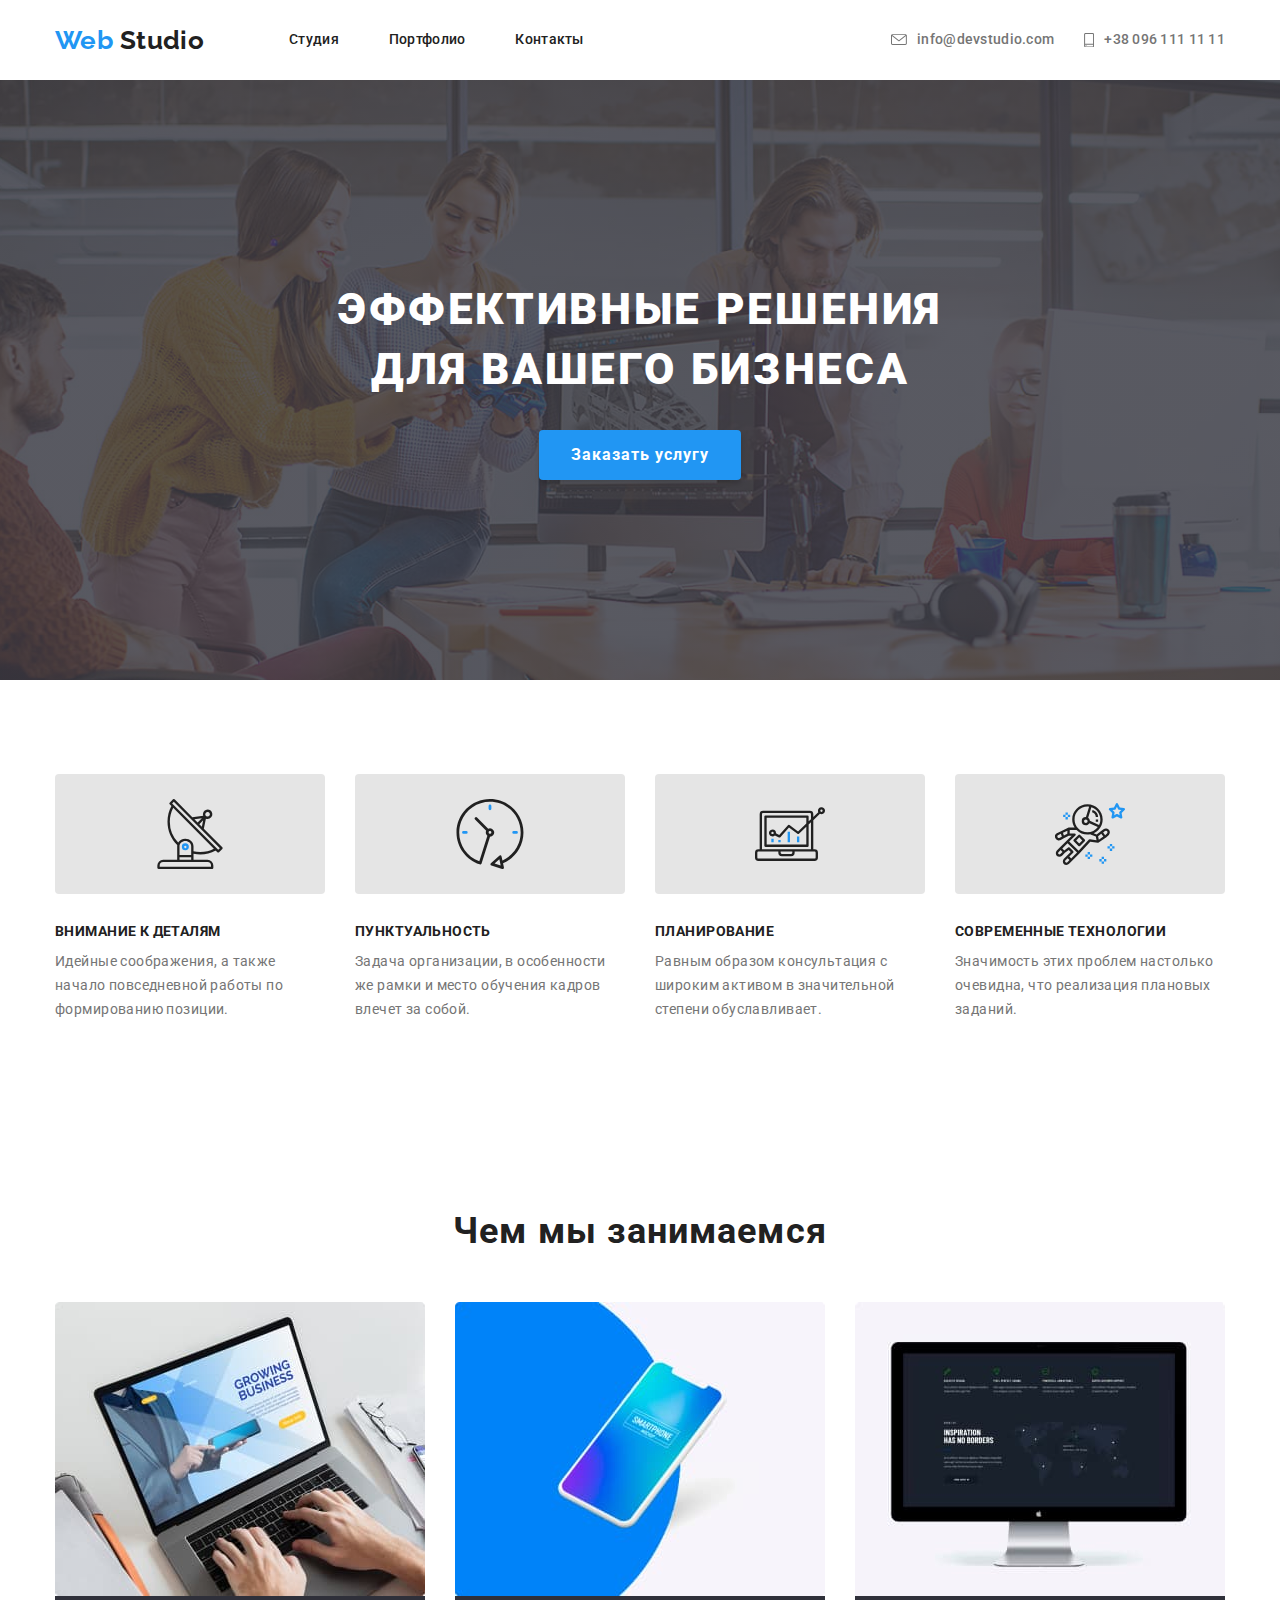
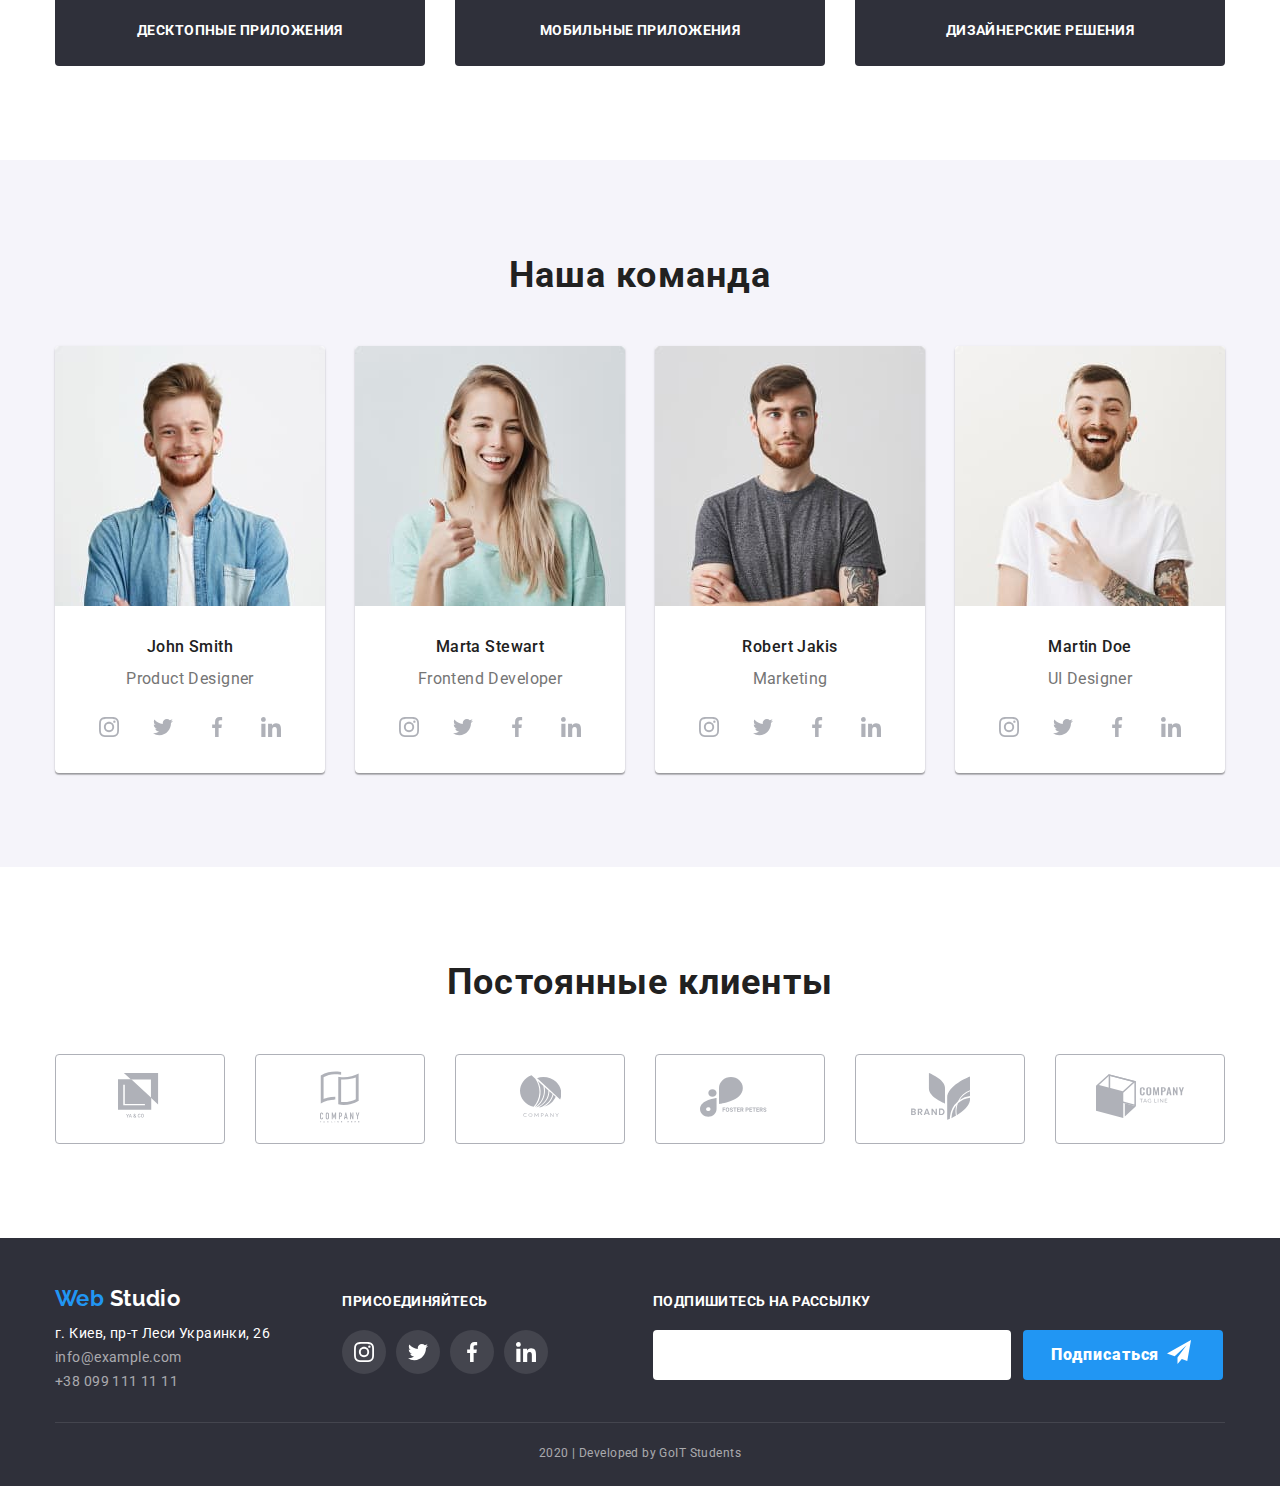
<file: index.html>
<!DOCTYPE html>
<html lang="ru">
  <head>
    <meta charset="UTF-8" />
    <meta name="viewport" content="width=device-width, initial-scale=1.0" />
    <title lang="en">Web Studio</title>
    <link
      href="https://fonts.googleapis.com/css2?family=Raleway:wght@700&family=Roboto:wght@400;500;700;900&display=swap"
      rel="stylesheet"
    />
    <link
      rel="stylesheet"
      href="https://cdnjs.cloudflare.com/ajax/libs/modern-normalize/0.6.0/modern-normalize.min.css"
    />
    <link rel="stylesheet" href="./css/styles.css" />
  </head>

  <body>
    <header class="page-header">
      <div class="container">
        <nav class="main-nav">
          <a href="./index.html" lang="en" class="logo-header"
            ><span class="logo-accent">Web</span> Studio</a
          >

          <menu class="site-menu">
            <li><a href="./index.html" class="site-menu-ref">Студия</a></li>
            <li>
              <a href="./portfolio.html" class="site-menu-ref">Портфолио</a>
            </li>
            <li><a href="" class="site-menu-ref">Контакты</a></li>
          </menu>

          <ul class="contacts">
            <li>
              <a href="" class="contacts-ref">
                <!-- <img src="./images/icon-envelope.svg" alt="Почта компании" /> -->
                <svg class="mailto" width="16" height="11.2">
                  <use href="./images/sprite.svg#icon-mailto"></use>
                </svg>
                info@devstudio.com</a
              >
            </li>

            <li>
              <a href="" class="contacts-ref">
                <!-- <img src="./images/smartphone.svg" alt="Телефон компании" /> -->
                <svg class="tel" width="10" height="14.94">
                  <use href="./images/sprite.svg#icon-tel"></use>
                </svg>
                +38 096 111 11 11</a
              >
            </li>
          </ul>
        </nav>
      </div>
    </header>
    <main>
      <!-- Герой  class="hero container"-->
      <section>
        <div class="overlay">
          <h1>эффективные решения для вашего бизнеса</h1>
          <button type="button" class="hero-button">Заказать услугу</button>
        </div>
      </section>
      <!-- Акценты в работе -->
      <section class="work-accents">
        <div class="container">
          <h2 class="visually-hidden">Акценты в работе</h2>
          <ul>
            <li class="work-card">
              <!-- <img
                src="./images/vector-1.svg"
                height="70"
                alt="Изображение антенны"
              /> -->
              <div class="work-pic">
                <svg>
                  <use href="./images/sprite.svg#icon-vector-1"></use>
                </svg>
              </div>
              <h3>Внимание к деталям</h3>
              <p class="work-accents-p">
                Идейные соображения, а также начало повседневной работы по
                формированию позиции.
              </p>
            </li>
            <li class="work-card">
              <!-- <img
                src="./images/vector-2.svg"
                height="70"
                alt="Изображение с часами"
              /> -->
              <div class="work-pic">
                <svg>
                  <use href="./images/sprite.svg#icon-vector-2"></use>
                </svg>
              </div>
              <h3>Пунктуальность</h3>
              <p class="work-accents-p">
                Задача организации, в особенности же рамки и место обучения
                кадров влечет за собой.
              </p>
            </li>
            <li class="work-card">
              <!-- <img
                src="./images/vector-3.svg"
                height="70"
                alt="Изображение с диаграммой"
              /> -->
              <div class="work-pic">
                <svg>
                  <use href="./images/sprite.svg#icon-vector-3"></use>
                </svg>
              </div>
              <h3>Планирование</h3>
              <p class="work-accents-p">
                Равным образом консультация с широким активом в значительной
                степени обуславливает.
              </p>
            </li>
            <li class="work-card">
              <!-- <img
                src="./images/astronaut.svg"
                height="70"
                alt="Изображение астронавта"
              /> -->
              <div class="work-pic">
                <svg>
                  <use href="./images/sprite.svg#icon-vector-4"></use>
                </svg>
              </div>
              <h3>Современные технологии</h3>
              <p class="work-accents-p">
                Значимость этих проблем настолько очевидна, что реализация
                плановых заданий.
              </p>
            </li>
          </ul>
        </div>
      </section>
      <!-- Чем мы занимаемся -->
      <section class="applications">
        <div class="container">
          <h2>Чем мы занимаемся</h2>
          <ul>
            <li>
              <img src="./images/box-1.jpg" alt="Картинка с ноутбуком" />
              <h3 class="works-groups">Десктопные приложения</h3>
            </li>
            <li>
              <img src="./images/box-2.jpg" alt="Картинка со смартфоном" />
              <h3 class="works groups">Мобильные приложения</h3>
            </li>
            <li>
              <img src="./images/box-3.jpg" alt="Монитор" />
              <h3 class="works groups">Дизайнерские решения</h3>
            </li>
          </ul>
        </div>
      </section>
      <!-- Список членов команды -->
      <section class="teampeople">
        <div class="container">
          <h2>Наша команда</h2>
          <ul class="teampeople-list">
            <li class="teampeople-card">
              <img src="./images/img-1.jpg" alt="Симпатяга 1" />
              <h3 lang="en">John Smith</h3>
              <p lang="en">Product Designer</p>
              <div class="teampeople-icons-container">
                <ul>
                  <li class="teampeople-icons icon-inst">
                    <a href="" aria-label="Ссылка на Instagram">
                      <svg>
                        <use href="./images/sprite.svg#icon-inst"></use>
                      </svg>
                    </a>
                  </li>
                  <li class="teampeople-icons icon-twitter">
                    <a href="" aria-label="Ссылка на Twitter">
                      <svg>
                        <use href="./images/sprite.svg#icon-twitter"></use>
                      </svg>
                    </a>
                  </li>
                  <li class="teampeople-icons icon-facebook">
                    <a href="" aria-label="Ссылка на Facebook">
                      <svg>
                        <use href="./images/sprite.svg#icon-facebook"></use>
                      </svg>
                    </a>
                  </li>
                  <li class="teampeople-icons icon-linkedin">
                    <a href="" aria-label="Ссылка на LinkedIn">
                      <svg>
                        <use href="./images/sprite.svg#icon-linkedin"></use>
                      </svg>
                    </a>
                  </li>
                </ul>
              </div>
            </li>
            <li class="teampeople-card">
              <img src="./images/img-2.jpg" alt="Симпатяга 2" />
              <h3 lang="en">Marta Stewart</h3>
              <p lang="en">Frontend Developer</p>
              <ul>
                <div class="teampeople-icons-container">
                  <li class="teampeople-icons icon-inst">
                    <a href="" aria-label="Ссылка на Instagram">
                      <svg>
                        <use href="./images/sprite.svg#icon-inst"></use>
                      </svg>
                    </a>
                  </li>
                  <li class="teampeople-icons icon-twitter">
                    <a href="" aria-label="Ссылка на Twitter">
                      <svg>
                        <use href="./images/sprite.svg#icon-twitter"></use>
                      </svg>
                    </a>
                  </li>
                  <li class="teampeople-icons icon-facebook">
                    <a href="" aria-label="Ссылка на Facebook">
                      <svg>
                        <use href="./images/sprite.svg#icon-facebook"></use>
                      </svg>
                    </a>
                  </li>
                  <li class="teampeople-icons icon-linkedin">
                    <a href="" aria-label="Ссылка на LinkedIn">
                      <svg>
                        <use href="./images/sprite.svg#icon-linkedin"></use>
                      </svg>
                    </a>
                  </li>
                </div>
              </ul>
            </li>
            <li class="teampeople-card">
              <img src="./images/img-3.jpg" alt="Симпатяга 3" />
              <h3 lang="en">Robert Jakis</h3>
              <p lang="en">Marketing</p>
              <ul>
                <div class="teampeople-icons-container">
                  <li class="teampeople-icons icon-inst">
                    <a href="" aria-label="Ссылка на Instagram">
                      <svg>
                        <use href="./images/sprite.svg#icon-inst"></use>
                      </svg>
                    </a>
                  </li>
                  <li class="teampeople-icons icon-twitter">
                    <a href="" aria-label="Ссылка на Twitter">
                      <svg>
                        <use href="./images/sprite.svg#icon-twitter"></use>
                      </svg>
                    </a>
                  </li>
                  <li class="teampeople-icons icon-facebook">
                    <a href="" aria-label="Ссылка на Facebook">
                      <svg>
                        <use href="./images/sprite.svg#icon-facebook"></use>
                      </svg>
                    </a>
                  </li>
                  <li class="teampeople-icons icon-linkedin">
                    <a href="" aria-label="Ссылка на LinkedIn">
                      <svg>
                        <use href="./images/sprite.svg#icon-linkedin"></use>
                      </svg>
                    </a>
                  </li>
                </div>
              </ul>
            </li>
            <li class="teampeople-card">
              <img src="./images/img-4.jpg" alt="Симпатяга 4" />
              <h3 lang="en">Martin Doe</h3>
              <p lang="en">UI Designer</p>
              <ul>
                <div class="teampeople-icons-container">
                  <li class="teampeople-icons icon-inst">
                    <a href="" aria-label="Ссылка на Instagram">
                      <svg>
                        <use href="./images/sprite.svg#icon-inst"></use>
                      </svg>
                    </a>
                  </li>
                  <li class="teampeople-icons icon-twitter">
                    <a href="" aria-label="Ссылка на Twitter">
                      <svg>
                        <use href="./images/sprite.svg#icon-twitter"></use>
                      </svg>
                    </a>
                  </li>
                  <li class="teampeople-icons icon-facebook">
                    <a href="" aria-label="Ссылка на Facebook">
                      <svg>
                        <use href="./images/sprite.svg#icon-facebook"></use>
                      </svg>
                    </a>
                  </li>
                  <li class="teampeople-icons icon-linkedin">
                    <a href="" aria-label="Ссылка на LinkedIn">
                      <svg>
                        <use href="./images/sprite.svg#icon-linkedin"></use>
                      </svg>
                    </a>
                  </li>
                </div>
              </ul>
            </li>
          </ul>
        </div>
      </section>
      <!-- Постоянные клиенты -->
      <section class="clients">
        <div class="container">
          <h2 class="clients-header">Постоянные клиенты</h2>
          <ul class="clients-list">
            <li class="clients-card">
              <a class="clients-link" href="">
                <!-- <img src="./images/logo-1.svg" alt="1" /> -->
                <svg class="clients-logo logo-1">
                  <use href="./images/sprite.svg#icon-logo-1"></use>
                </svg>
              </a>
            </li>
            <li class="clients-card">
              <a class="clients-link" href="">
                <!-- <img src="./images/logo-2.svg" alt="2" /> -->
                <svg class="clients-logo logo-2">
                  <use href="./images/sprite.svg#icon-logo-2"></use>
                </svg>
              </a>
            </li>
            <li class="clients-card">
              <a class="clients-link" href="">
                <!-- <img src="./images/logo-3.svg" alt="3" /> -->
                <svg class="clients-logo logo-3">
                  <use href="./images/sprite.svg#icon-logo-3"></use>
                </svg>
              </a>
            </li>
            <li class="clients-card">
              <a class="clients-link" href="">
                <!-- <img src="./images/logo-4.svg" alt="4" /> -->
                <svg class="clients-logo logo-4">
                  <use href="./images/sprite.svg#icon-logo-4"></use>
                </svg>
              </a>
            </li>
            <li class="clients-card">
              <a class="clients-link" href="">
                <!-- <img src="./images/logo-5.svg" alt="5" /> -->
                <svg class="clients-logo logo-5">
                  <use href="./images/sprite.svg#icon-logo-5"></use>
                </svg>
              </a>
            </li>
            <li class="clients-card">
              <a class="clients-link" href="">
                <!-- <img src="./images/logo-6.svg" alt="6" /> -->
                <svg class="clients-logo logo-6">
                  <use href="./images/sprite.svg#icon-logo-6"></use>
                </svg>
              </a>
            </li>
          </ul>
        </div>
      </section>
    </main>
    <!-- Футер -->
    <footer class="page-footer">
      <div class="container">
        <div class="studio-info">
          <a href="./index.html" lang="en" class="logo-footer"
            ><span class="logo-accent">Web</span> Studio</a
          >
          <address>
            <ul>
              <li class="footer-address">
                <a href="">г. Киев, пр-т Леси Украинки, 26</a>
              </li>
              <li class="footer-address-box">
                <a href="">info@example.com</a>
              </li>
              <li class="footer-address-box">
                <a href="">+38 099 111 11 11</a>
              </li>
            </ul>
          </address>
        </div>
        <!-- Ссылки на соцсети -->
        <div class="social-links">
          <b>присоединяйтесь</b>
          <ul class="footer-social-links">
            <li class="social-links-icons">
              <a href="" aria-label="Ссылка на Instagram">
                <svg>
                  <use href="./images/sprite.svg#icon-inst"></use>
                </svg>
              </a>
            </li>
            <li class="social-links-icons icon-twitter-f">
              <a href="" aria-label="Ссылка на Twitter">
                <svg>
                  <use href="./images/sprite.svg#icon-twitter"></use>
                </svg>
              </a>
            </li>
            <li class="social-links-icons icon-facebook-f">
              <a href="" aria-label="Ссылка на Facebook">
                <svg>
                  <use href="./images/sprite.svg#icon-facebook"></use>
                </svg>
              </a>
            </li>
            <li class="social-links-icons icon-linkedin-f">
              <a href="" aria-label="Ссылка на LinkedIn">
                <svg>
                  <use href="./images/sprite.svg#icon-linkedin"></use>
                </svg>
              </a>
            </li>
          </ul>
        </div>
        <!-- Подписка -->
        <ul class="subscription">
          <li><b>Подпишитесь на рассылку</b></li>
          <li>
            <input type="email" class="email" />
            <button type="button" class="mail-button">
              Подписаться
              <svg width="24" height="24">
                <use href="./images/sprite.svg#icon-send"></use>
              </svg>
            </button>
          </li>
        </ul>
        <!-- </div> -->
        <p class="footer-developed">2020 | Developed by GoIT Students</p>
      </div>
    </footer>
  </body>
</html>
</file>
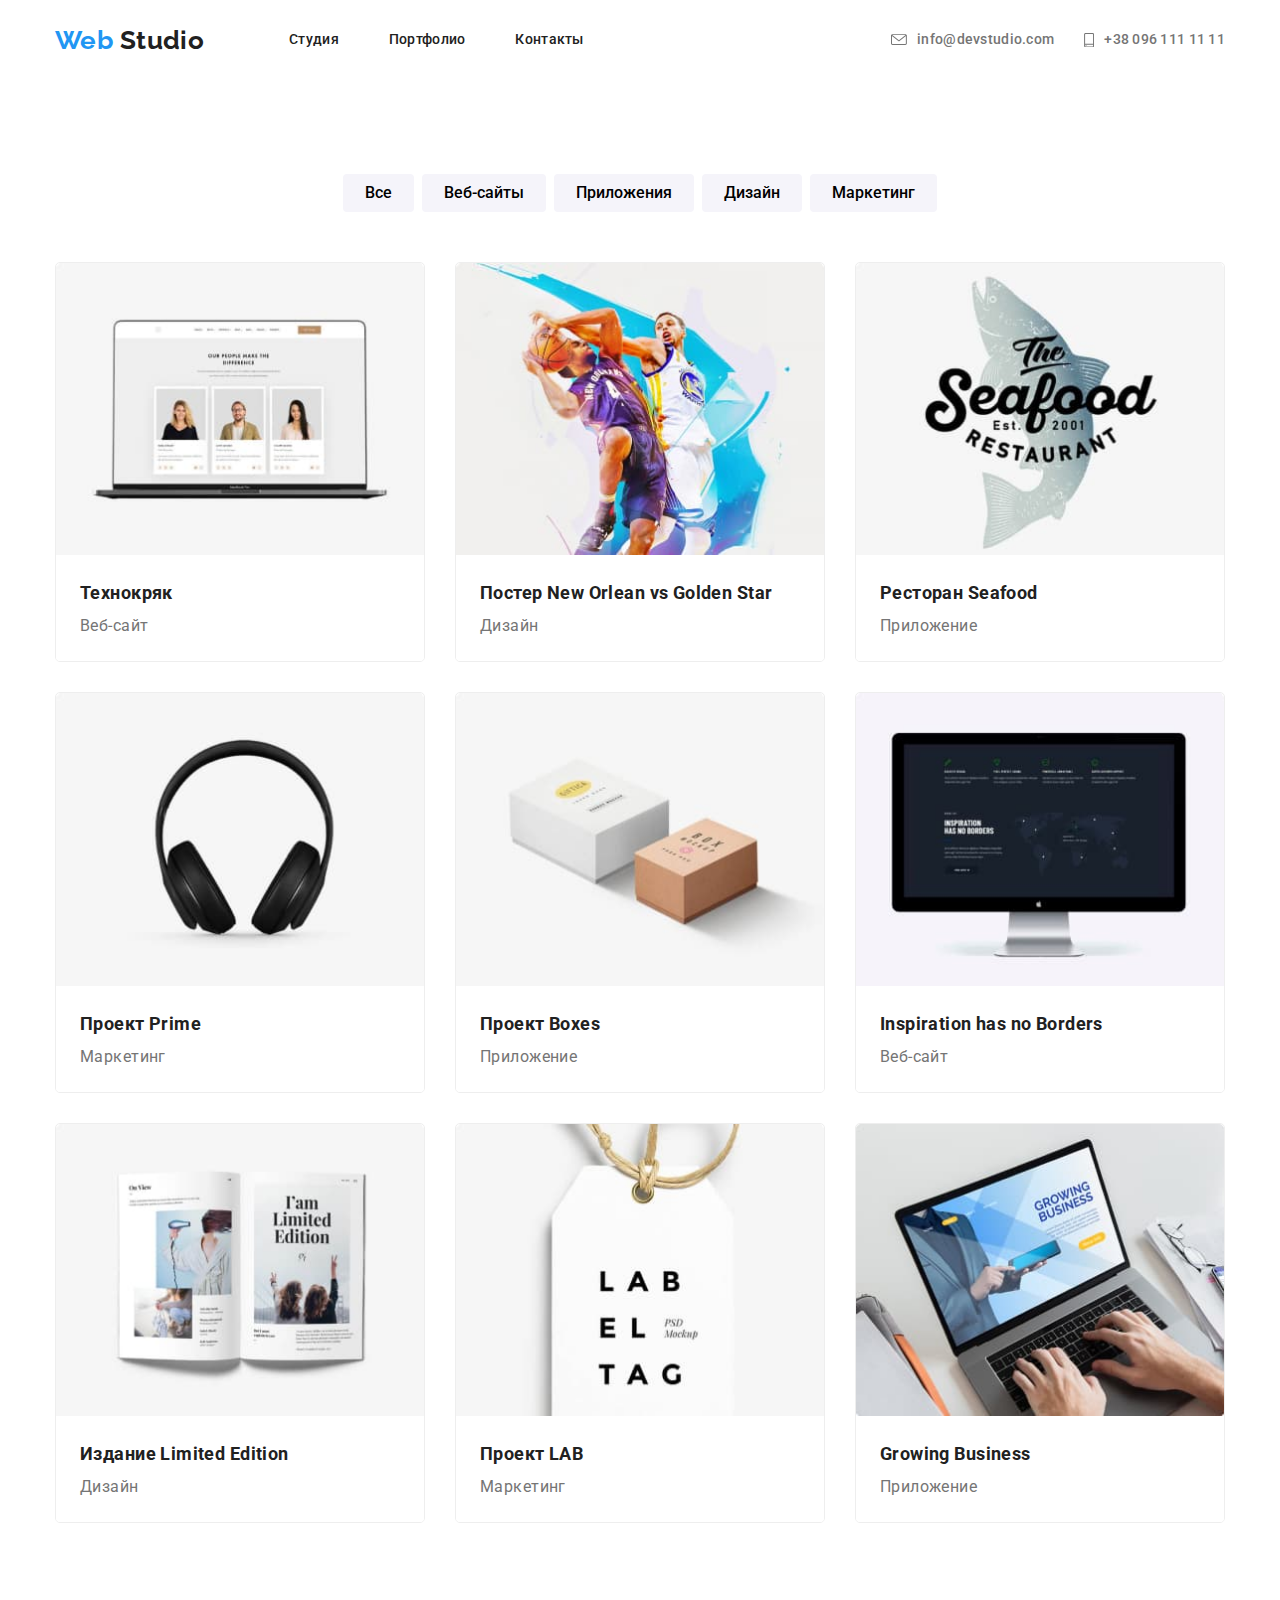
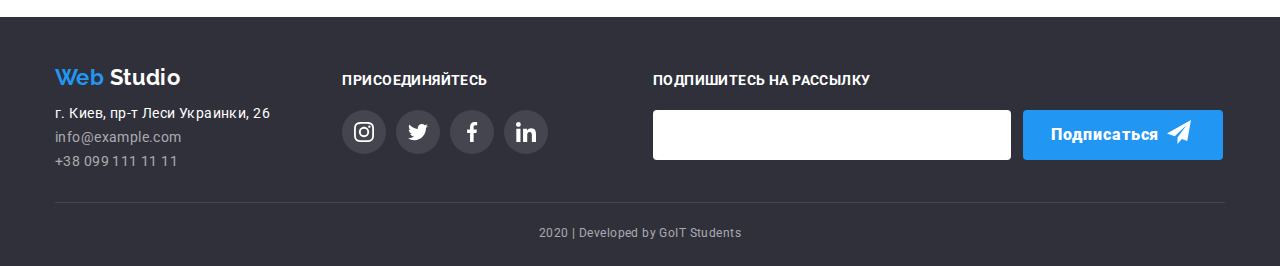
<file: portfolio.html>
<!DOCTYPE html>
<html lang="ru">
  <head>
    <meta charset="UTF-8" />
    <meta name="viewport" content="width=device-width, initial-scale=1.0" />
    <title lang="en">Web Studio</title>
    <link
      href="https://fonts.googleapis.com/css2?family=Raleway:wght@700&family=Roboto:wght@400;500;700;900&display=swap"
      rel="stylesheet"
    />
    <link
      rel="stylesheet"
      href="https://cdnjs.cloudflare.com/ajax/libs/modern-normalize/0.6.0/modern-normalize.min.css"
    />
    <link rel="stylesheet" href="./css/styles.css" />
  </head>

  <body>
    <header class="page-header">
      <div class="container">
        <nav class="main-nav">
          <a href="./index.html" lang="en" class="logo-header"
            ><span class="logo-accent">Web</span> Studio</a
          >

          <menu class="site-menu">
            <li><a href="./index.html" class="site-menu-ref">Студия</a></li>
            <li>
              <a href="./portfolio.html" class="site-menu-ref">Портфолио</a>
            </li>
            <li><a href="" class="site-menu-ref">Контакты</a></li>
          </menu>

          <ul class="contacts">
            <li>
              <a href="" class="contacts-ref">
                <!-- <img src="./images/envelope-hover.svg" alt="Почта компании" /> -->
                <svg class="mailto" width="16" height="11.2">
                  <use href="./images/sprite.svg#icon-mailto"></use>
                </svg>
                info@devstudio.com</a
              >
            </li>

            <li>
              <a href="" class="contacts-ref">
                <!-- <img src="./images/smartphone.svg" alt="Телефон компании" /> -->
                <svg class="tel" width="10" height="14.94">
                  <use href="./images/sprite.svg#icon-tel"></use>
                </svg>
                +38 096 111 11 11</a
              >
            </li>
          </ul>
        </nav>
      </div>
    </header>
    <main>
      <section class="portfolio-works">
        <div class="container">
          <h1 class="visually-hidden">Портфолио работ</h1>
          <menu class="portfolio-navigation">
            <li class="portfolio-navigation-item">
              <button type="button">Все</button>
            </li>
            <li class="portfolio-navigation-item">
              <button type="button">Веб-сайты</button>
            </li>
            <li class="portfolio-navigation-item">
              <button type="button">Приложения</button>
            </li>
            <li class="portfolio-navigation-item">
              <button type="button">Дизайн</button>
            </li>
            <li class="portfolio-navigation-item">
              <button type="button">Маркетинг</button>
            </li>
          </menu>
          <ul class="portfolio-works-list">
            <li class="portfolio-works-list-item">
              <a class="works-ref" href="">
                <img
                  src="./images/pr-1.jpg"
                  alt="Изображение ноутбука"
                  class="portfolio-works-image"
                />
                <div class="portfolio-works-title">
                  <h2>Технокряк</h2>
                  <p class="portfolio-works-p">Веб-сайт</p>
                </div>
                <p class="portfolio-works hover-text">
                  Технокряк это современная площадка распространения
                  коронавируса. Компании используют эту платформу для цифрового
                  шпионажа и атак на защищённые сервера конкурентов.
                </p></a
              >
            </li>
            <li class="portfolio-works-list-item">
              <a class="works-ref" href="">
                <img
                  src="./images/pr-2.jpg"
                  alt="Новый Орлеан, Золотые Звезды"
                  class="portfolio-works-image"
                />
                <div class="portfolio-works-title">
                  <h2>Постер New Orlean vs Golden Star</h2>
                  <p class="portfolio-works-p">Дизайн</p>
                </div>
              </a>
            </li>
            <li class="portfolio-works-list-item">
              <a class="works-ref" href="">
                <img
                  src="./images/pr-3.jpg"
                  alt="Ресторан"
                  class="portfolio-works-image"
                />
                <div class="portfolio-works-title">
                  <h2>Ресторан Seafood</h2>
                  <p class="portfolio-works-p">Приложение</p>
                </div>
              </a>
            </li>
            <li class="portfolio-works-list-item">
              <a class="works-ref" href="">
                <img
                  src="./images/pr-4.jpg"
                  alt="Проект Прайм"
                  class="portfolio-works-image"
                />
                <div class="portfolio-works-title">
                  <h2>Проект Prime</h2>
                  <p class="portfolio-works-p">Маркетинг</p>
                </div>
              </a>
            </li>
            <li class="portfolio-works-list-item">
              <a class="works-ref" href="">
                <img
                  src="./images/pr-5.jpg"
                  alt="Проект Боксез"
                  class="portfolio-works-image"
                />
                <div class="portfolio-works-title">
                  <h2>Проект Boxes</h2>
                  <p class="portfolio-works-p">Приложение</p>
                </div>
              </a>
            </li>
            <li class="portfolio-works-list-item">
              <a class="works-ref" href="">
                <img
                  src="./images/box-3.jpg"
                  alt="Веб-сайт"
                  class="portfolio-works-image"
                />
                <div class="portfolio-works-title">
                  <h2>Inspiration has no Borders</h2>
                  <p class="portfolio-works-p">Веб-сайт</p>
                </div>
              </a>
            </li>
            <li class="portfolio-works-list-item">
              <a class="works-ref" href="">
                <img
                  src="./images/pr-7.jpg"
                  alt="Журнал по дизайну"
                  class="portfolio-works-image"
                />
                <div class="portfolio-works-title">
                  <h2>Издание Limited Edition</h2>
                  <p class="portfolio-works-p">Дизайн</p>
                </div>
              </a>
            </li>
            <li class="portfolio-works-list-item">
              <a class="works-ref" href="">
                <img
                  src="./images/pr-8.jpg"
                  alt="Изображение этикетки"
                  class="portfolio-works-image"
                />
                <div class="portfolio-works-title">
                  <h2>Проект LAB</h2>
                  <p class="portfolio-works-p">Маркетинг</p>
                </div>
              </a>
            </li>
            <li class="portfolio-works-list-item">
              <a class="works-ref" href="">
                <img
                  src="./images/box-1.jpg"
                  alt="Изображение ноутбука"
                  class="portfolio-works-image"
                />
                <div class="portfolio-works-title">
                  <h2>Growing Business</h2>
                  <p class="portfolio-works-p">Приложение</p>
                </div>
              </a>
            </li>
          </ul>
        </div>
      </section>
    </main>
    <!-- Футер -->
    <footer class="page-footer">
      <div class="container">
        <div class="studio-info">
          <a href="./index.html" lang="en" class="logo-footer"
            ><span class="logo-accent">Web</span> Studio</a
          >
          <address>
            <ul>
              <li class="footer-address">
                <a href="">г. Киев, пр-т Леси Украинки, 26</a>
              </li>
              <li class="footer-address-box">
                <a href="">info@example.com</a>
              </li>
              <li class="footer-address-box">
                <a href="">+38 099 111 11 11</a>
              </li>
            </ul>
          </address>
        </div>
        <!-- Ссылки на соцсети -->
        <div class="social-links">
          <b>присоединяйтесь</b>
          <ul class="footer-social-links">
            <li class="social-links-icons">
              <a href="" aria-label="Ссылка на Instagram">
                <svg>
                  <use href="./images/sprite.svg#icon-inst"></use>
                </svg>
              </a>
            </li>
            <li class="social-links-icons icon-twitter-f">
              <a href="" aria-label="Ссылка на Twitter">
                <svg>
                  <use href="./images/sprite.svg#icon-twitter"></use>
                </svg>
              </a>
            </li>
            <li class="social-links-icons icon-facebook-f">
              <a href="" aria-label="Ссылка на Facebook">
                <svg>
                  <use href="./images/sprite.svg#icon-facebook"></use>
                </svg>
              </a>
            </li>
            <li class="social-links-icons icon-linkedin-f">
              <a href="" aria-label="Ссылка на LinkedIn">
                <svg>
                  <use href="./images/sprite.svg#icon-linkedin"></use>
                </svg>
              </a>
            </li>
          </ul>
        </div>
        <!-- Подписка -->
        <ul class="subscription">
          <li><b>Подпишитесь на рассылку</b></li>
          <li>
            <input type="email" class="email" />
            <button type="button" class="mail-button">
              Подписаться
              <svg class="button-icon" width="24" height="24">
                <use href="./images/sprite.svg#icon-send"></use>
              </svg>
            </button>
          </li>
        </ul>
        <p class="footer-developed">2020 | Developed by GoIT Students</p>
      </div>
    </footer>
  </body>
</html>
</file>
<file: css/styles.css>
:root {
  --primary-text-color: #212121;
  --ordinary-text-color: #757575;
  --title-text-color: #ffffff;
  --accent-text-color: #2196f3;
  --background-work-icon-color: #e5e5e5;
  --footer-text-color: rgba(255, 255, 255, 0.6);
  --background-text-color: rgba(33, 150, 243, 0.9);
  --background-footer-color: #2f303a;
  --background-blocks-color: #f5f4fa;
  --svg-color: #afb1b8;
}

body {
  font-family: Roboto, serif;
  font-weight: 400;
  font-size: 14px;
  line-height: 1.14;
  letter-spacing: 0.03em;
  color: var(--primary-text-color);
}

.container {
  margin-left: auto;
  margin-right: auto;
  width: 1200px;
  padding-left: 15px;
  padding-right: 15px;
}

img {
  display: block;
  max-width: 100%;
  height: auto;
}

h2,
ul,
menu,
p {
  margin-top: 0;
  margin-bottom: 0;
  padding-left: 0;
}

a {
  color: var(--primary-text-color);
}

ul,
menu {
  list-style: none;
}

.visually-hidden {
  position: absolute;
  width: 1px;
  height: 1px;
  margin: -1px;
  border: 0px;
  padding: 0px;
  clip: rect(0 0 0 0);
  overflow: hidden;
}

/* Logo */

.logo-header {
  margin-right: 85px;
}

.logo-header,
.logo-footer {
  font-family: Raleway, sans-serif;
  font-weight: 700;
  font-size: 26px;
  line-height: 1.19;
  text-decoration: none;
}

.logo-accent {
  color: #2196f3;
}

.logo-footer {
  margin-bottom: 10px;
  font-size: 22px;
  line-height: 1.18;
  color: var(--title-text-color);
}

/* Хедер*/

.main-nav {
  display: flex;
  align-items: center;
}

.site-menu {
  display: flex;
  align-items: center;

  font-weight: 500;
  letter-spacing: 0.02em;
}

.site-menu li:not(:last-child) {
  margin-right: 50px;
}

.site-menu-ref {
  display: block;
}

.contacts {
  display: inline-flex;
  margin-left: auto;

  font-weight: 500;
  letter-spacing: 0.02em;
}

.contacts li + li {
  margin-left: 30px;
}

p,
.contacts-ref {
  color: var(--ordinary-text-color);
}

.site-menu-ref,
.contacts-ref {
  padding-top: 32px;
  padding-bottom: 32px;
  text-decoration: none;
}

.site-menu-ref:hover,
.contacts-ref:hover,
.site-menu-ref:focus,
.contacts-ref:focus {
  color: var(--accent-text-color);
}

.contacts-ref {
  display: flex;
  align-items: center;
}

.mailto,
.tel {
  margin-right: 10px;

  fill: currentColor;
}
.contacts li:hover {
  fill: var(--accent-text-color);
}

/* Герой */

.overlay {
  max-width: 1600px;
  height: 600px;
  margin-left: auto;
  margin-right: auto;
  background-image: linear-gradient(
      to right,
      rgba(47, 48, 58, 0.8),
      rgba(47, 48, 58, 0.8)
    ),
    url(../images/header.png);
  background-position: center;
  /* background-repeat: no-repeat; */
  /* background-size: cover; */
}

h1 {
  margin: 0 auto 30px;
  padding-top: 200px;

  color: var(--title-text-color);
  font-weight: 900;
  font-size: 44px;
  line-height: 1.36;
  text-align: center;
  letter-spacing: 0.06em;
  text-transform: uppercase;
}

.overlay > h1 {
  width: 650px;
}

.hero-button {
  display: flex;
  margin-left: auto;
  margin-right: auto;
  padding: 10px 32px;
  align-items: center;

  color: var(--title-text-color);
  background-color: var(--accent-text-color);
  box-shadow: 0px 4px 4px rgba(0, 0, 0, 0.15);
  border-radius: 4px;
  border: none;

  font-weight: 700;
  font-size: 16px;
  line-height: 1.88;
  letter-spacing: 0.06em;
}

/* Work */

.work-accents {
  padding-top: 94px;
  padding-bottom: 94px;
}

.work-accents ul {
  display: flex;
  justify-content: space-between;
  padding-left: 0;
}

.work-accents li {
  width: calc((100% - 3 * 30px) / 4);
}

.work-pic {
  display: flex;
  width: 100%;
  height: 120px;
  align-items: center;
  justify-content: center;
  border-radius: 4px;
  background-color: var(--background-work-icon-color);
}
.work-card svg {
  display: flex;
  width: 70px;
  height: 70px;
  background-repeat: no-repeat;
  background-position: center;
}

/* .work-card:before {
  display: block;
  content: "";
  height: 120px;
  background-size: 70px 70px;
  background-repeat: no-repeat;
  background-position: center;

  background-color: var(--background-work-icon-color);
  border-radius: 4px;
} */

/* .work-card:hover:before {
  background-color: var(--accent-text-color);
} */

.work-accents h3 {
  margin-top: 30px;
  margin-bottom: 10px;

  font-size: inherit;
  line-height: inherit;
  text-transform: uppercase;
}

.work-accents-p {
  line-height: 1.71;
  letter-spacing: 0.03em;
}

/* Чем мы занимаемся */

.applications {
  padding-top: 94px;
  padding-bottom: 94px;
}

.applications h2 {
  margin-bottom: 50px;
}

.applications h2,
.teampeople h2,
.clients h2 {
  font-weight: 700;
  font-size: 36px;
  line-height: 1.17;
  text-align: center;
  letter-spacing: 0.03em;
}

.applications ul {
  display: flex;
  justify-content: space-between;
  padding-left: 0;
}

.applications li {
  width: 370px;
  display: flex;
  flex-direction: column;

  border-radius: 4px;
  overflow: hidden;
}

.applications img {
  border-top-left-radius: 4px;
  border-top-right-radius: 4px;
  overflow: hidden;
}

.applications h3 {
  margin-top: 0;
  margin-bottom: 0;
  padding-top: 27px;
  padding-bottom: 27px;

  color: var(--title-text-color);
  background-color: var(--background-footer-color);

  font-size: inherit;
  font-weight: 700;
  text-align: center;
  letter-spacing: 0.03em;
  text-transform: uppercase;
}

/* Наша команда */

.teampeople {
  padding-top: 94px;
  padding-bottom: 94px;

  background-color: var(--background-blocks-color);
}

.teampeople h2 {
  margin-bottom: 50px;
}

.teampeople ul {
  display: flex;
  justify-content: space-between;
  padding-left: 0;
}

.teampeople-card {
  width: calc((100% - 3 * 30px) / 4);
  padding-bottom: 24px;
  background: #ffffff;
  box-shadow: 0px 2px 1px rgba(0, 0, 0, 0.2), 0px 1px 1px rgba(0, 0, 0, 0.14),
    0px 1px 3px rgba(0, 0, 0, 0.12);
  border-radius: 4px;
  overflow: hidden;
}

.teampeople-card img {
  border-top-left-radius: 4px;
  border-top-right-radius: 4px;
  overflow: hidden;
}

.teampeople h3 {
  margin-top: 30px;
  margin-bottom: 10px;
}

.teampeople h3,
.teampeople p {
  font-size: 16px;
  line-height: 1.36;
  text-align: center;
}

.teampeople p {
  margin-bottom: 16px;
}

.teampeople h3 {
  font-weight: 500;
}

.teampeople-icons-container {
  display: flex;
  justify-content: space-between;
  margin: 0 32px;
}

.teampeople-icons {
  width: 44px;
  height: 44px;
  display: flex;
  justify-content: center;
  align-items: center;
  border-radius: 50%;

  background-color: transparent;
  fill: var(--svg-color);
}

.teampeople-icons:not(:last-child) {
  margin-right: 10px;
}

.teampeople-icons > a {
  fill: inherit;
}

.teampeople-icons svg {
  width: 20px;
  height: 20px;
  display: flex;
  justify-content: center;
  align-items: center;
}

.teampeople-icons:hover,
.teampeople-icons:focus {
  background-color: var(--accent-text-color);
  fill: var(--title-text-color);
  cursor: pointer;
}

/* Постоянные клиенты */

.clients {
  padding-top: 94px;
  padding-bottom: 94px;
}

.clients-header {
  margin-bottom: 50px;
}

.clients-list {
  display: flex;
  justify-content: space-between;
  padding-left: 0;
}

.clients-card {
  width: 170px;
  height: 90px;
  display: flex;
  justify-content: center;
  align-items: center;

  border: 1px solid var(--svg-color);
  border-radius: 4px;
  fill: var(--svg-color);
}

.clients-link {
  fill: inherit;
}

.clients-card:hover,
.clients-card:focus {
  border-color: var(--accent-text-color);
  fill: var(--accent-text-color);
  cursor: pointer;
}

/* .clients-logo {
  width: 90px;
  height: 52px;
  display: flex;
  justify-content: center;
  align-items: center;
} */

.logo-1 {
  width: 44px;
  height: 49px;
}

.logo-2 {
  width: 40px;
  height: 52px;
}

.logo-3 {
  width: 41px;
  height: 43px;
}

.logo-4 {
  width: 80px;
  height: 42px;
}

.logo-5 {
  width: 59px;
  height: 47px;
}

.logo-6 {
  width: 88px;
  height: 45px;
}

/* Футер */
.page-footer {
  padding-top: 48px;
  background-color: var(--background-footer-color);
}

.studio-info,
.studio-info .address,
.social-links,
.social-links ul,
.social-links li,
.subscription,
.subscription li {
  display: inline-flex;
}

.studio-info {
  margin-right: 69px;
  flex-direction: column;
}

.studio-info ul {
  padding-left: 0;
}

b {
  font-weight: 700;
  text-transform: uppercase;
  color: var(--title-text-color);
}

address {
  font-style: normal;
}

.footer-address,
.footer-address-box {
  line-height: 1.71;
}

.footer-address > a {
  margin-top: 9px;
  line-height: 24px;
  color: var(--title-text-color);
  text-decoration: none;
}

.footer-address-box > a,
.footer-developed {
  color: var(--footer-text-color);
  text-decoration: none;
}

.social-links {
  flex-direction: column;
  width: 207px;
  margin-right: 100px;
}

.social-links > b {
  margin-bottom: 21px;
}

.social-links-icons {
  width: 44px;
  height: 44px;
  display: flex;
  justify-content: center;
  align-items: center;
  border-radius: 50%;

  background-color: rgba(255, 255, 255, 0.1);
}

.social-links-icons > a {
  color: var(--title-text-color);
  fill: currentColor;
}

.social-links-icons svg {
  width: 20px;
  height: 20px;
  display: flex;
  justify-content: center;
  align-items: center;
}

.social-links-icons:not(:last-child) {
  margin-right: 10px;
}

.social-links-icons:hover {
  background-color: var(--accent-text-color);
  cursor: pointer;
}

.subscription {
  flex-direction: column;
  margin-right: auto;
}

.subscription > li:first-child {
  margin-bottom: 21px;
}

.email {
  width: 358px;
  border-radius: 4px;
  height: 50px;

  border: none;
}

.mail-button {
  display: inline-flex;
  width: 200px;
  height: 50px;

  margin-left: 12px;
  padding: 10px 28px;
  border-radius: 4px;
  border: none;

  color: var(--title-text-color);
  background-color: var(--accent-text-color);

  font-family: inherit;
  font-weight: 900;
  font-size: 16px;
  line-height: 1.88;
  letter-spacing: 0.06em;
  /* text-align: center; */
}

.subscription svg {
  margin-left: 8px;
}

.footer-developed {
  margin-top: 28px;
  padding-top: 18px;
  padding-bottom: 21px;
  font-size: 12px;
  line-height: 2;
  text-align: center;
  border-top: 1px solid rgba(255, 255, 255, 0.1);
}

/* Портфолио */

.portfolio-works {
  padding-top: 94px;
  padding-bottom: 94px;
}

.portfolio-navigation,
.portfolio-navigation-item {
  display: flex;
  flex-direction: row;
  align-items: center;
  justify-content: center;
}

.portfolio-navigation {
  margin-bottom: 50px;
}

.portfolio-navigation,
.portfolio-works-list {
  padding-left: 0;
}

.portfolio-navigation-item:not(:last-child) {
  margin-right: 8px;
}

.portfolio-navigation button {
  padding: 6px 22px;
  border-radius: 4px;
  border: none;

  background: var(--background-blocks-color);

  font-family: inherit;
  font-weight: 500;
  font-size: 16px;
  line-height: 1.62;
  text-align: center;
}

.portfolio-navigation button:hover,
.portfolio-navigation button:focus {
  box-shadow: 0px 2px 2px rgba(0, 0, 0, 0.12), 0px 1px 2px rgba(0, 0, 0, 0.08),
    0px 3px 1px rgba(0, 0, 0, 0.1);
  background-color: var(--accent-text-color);
  color: var(--title-text-color);
  cursor: pointer;
}

.portfolio-works-list,
.portfolio-works-list-item {
  display: inline-flex;
  flex-wrap: wrap;
}

.portfolio-works-list-item:not(:nth-child(3n)) {
  margin-right: 30px;
}

.portfolio-works-list-item:nth-child(-n + 6) {
  margin-bottom: 30px;
}

.portfolio-works-list-item {
  width: calc((100% - 2 * 30px) / 3);
  display: flex;
  flex-direction: column;
  border: 1px solid #eeeeee;
  border-radius: 5px;
  overflow: hidden;
}

.portfolio-works-list-item:hover {
  box-shadow: 1px 4px 6px rgba(0, 0, 0, 0.16), 0px 4px 4px rgba(0, 0, 0, 0.06),
    0px 1px 1px rgba(0, 0, 0, 0.12);
}

.works-ref {
  text-decoration: none;
}

.portfolio-works-list img {
  border-top-left-radius: 5px;
  border-top-right-radius: 5px;
  overflow: hidden;
}

.portfolio-works-title {
  padding: 20px 24px;
  background-color: var(--title-text-color);
}

.portfolio-works-list h2 {
  font-size: 18px;
  line-height: 2;
}

.portfolio-works-p {
  font-size: 16px;
  line-height: 1.88;
}

p.portfolio-works.hover-text {
  display: none;
}
</file>
